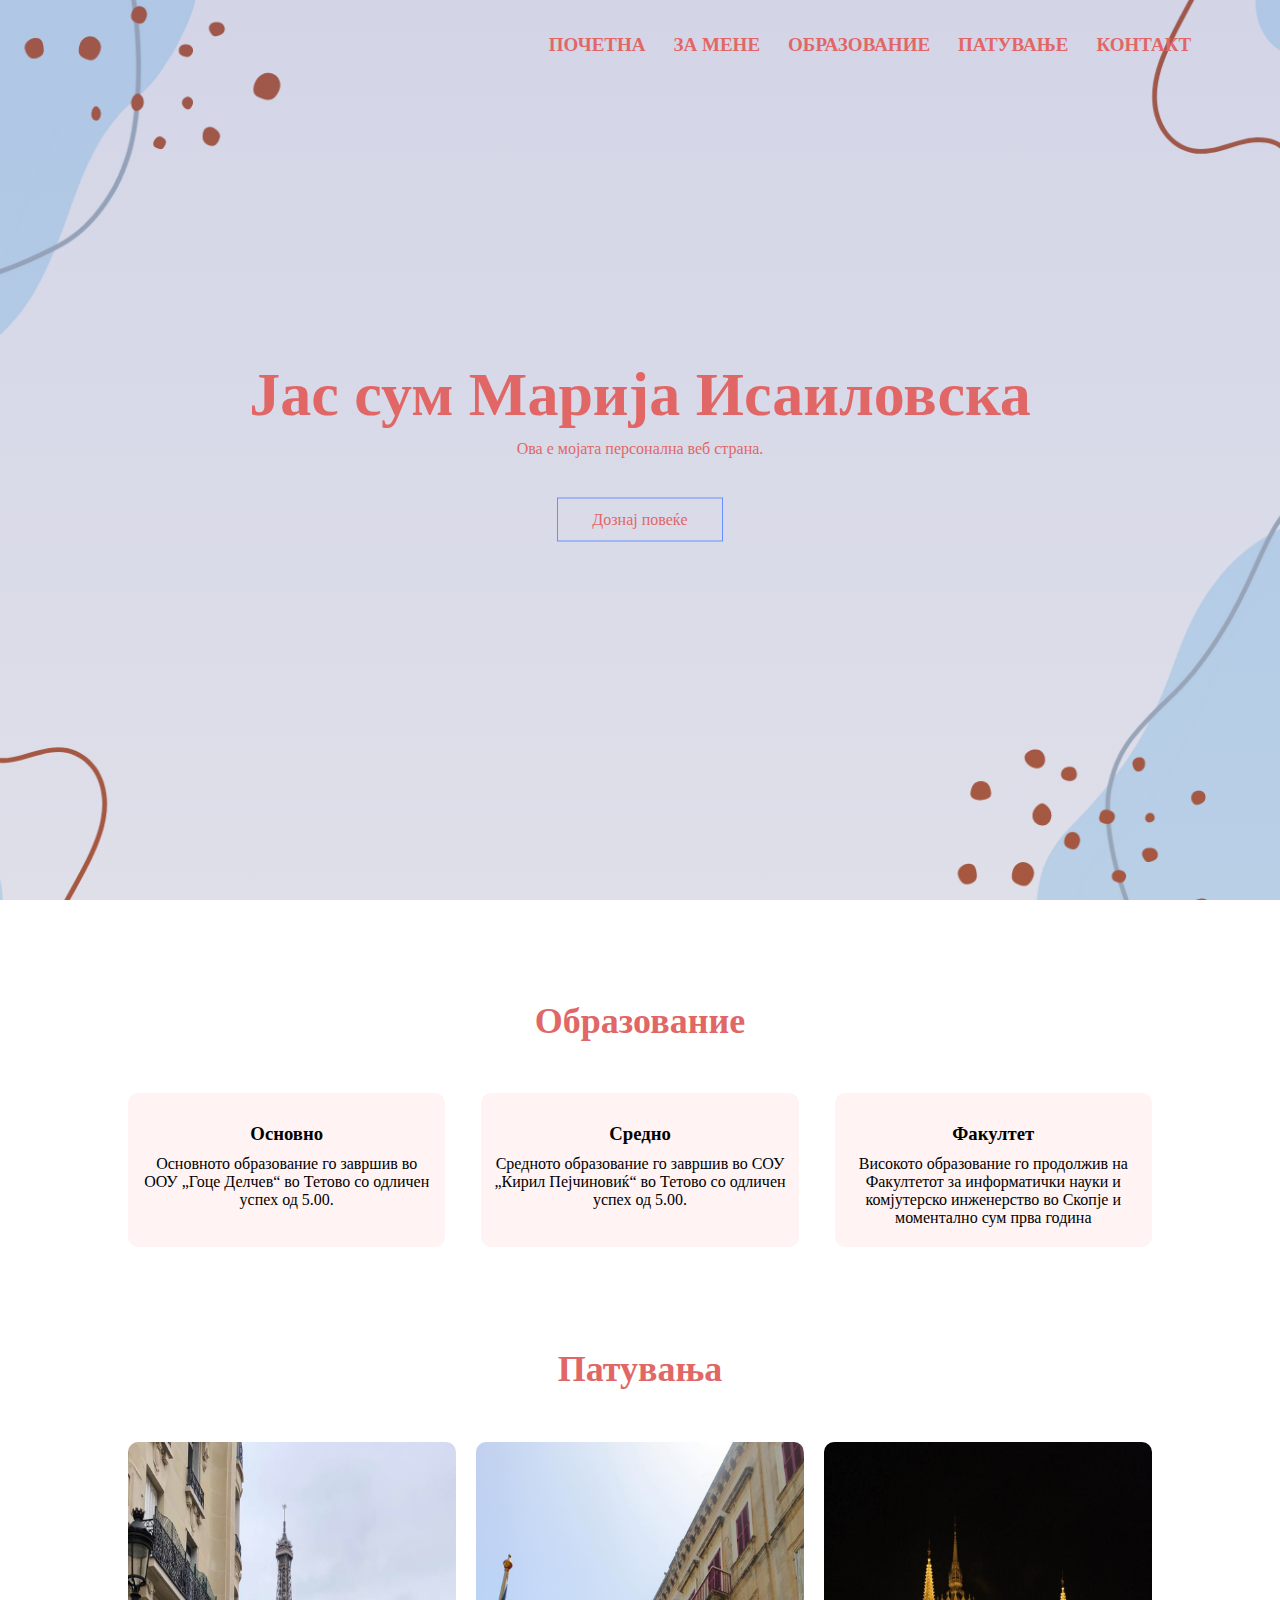
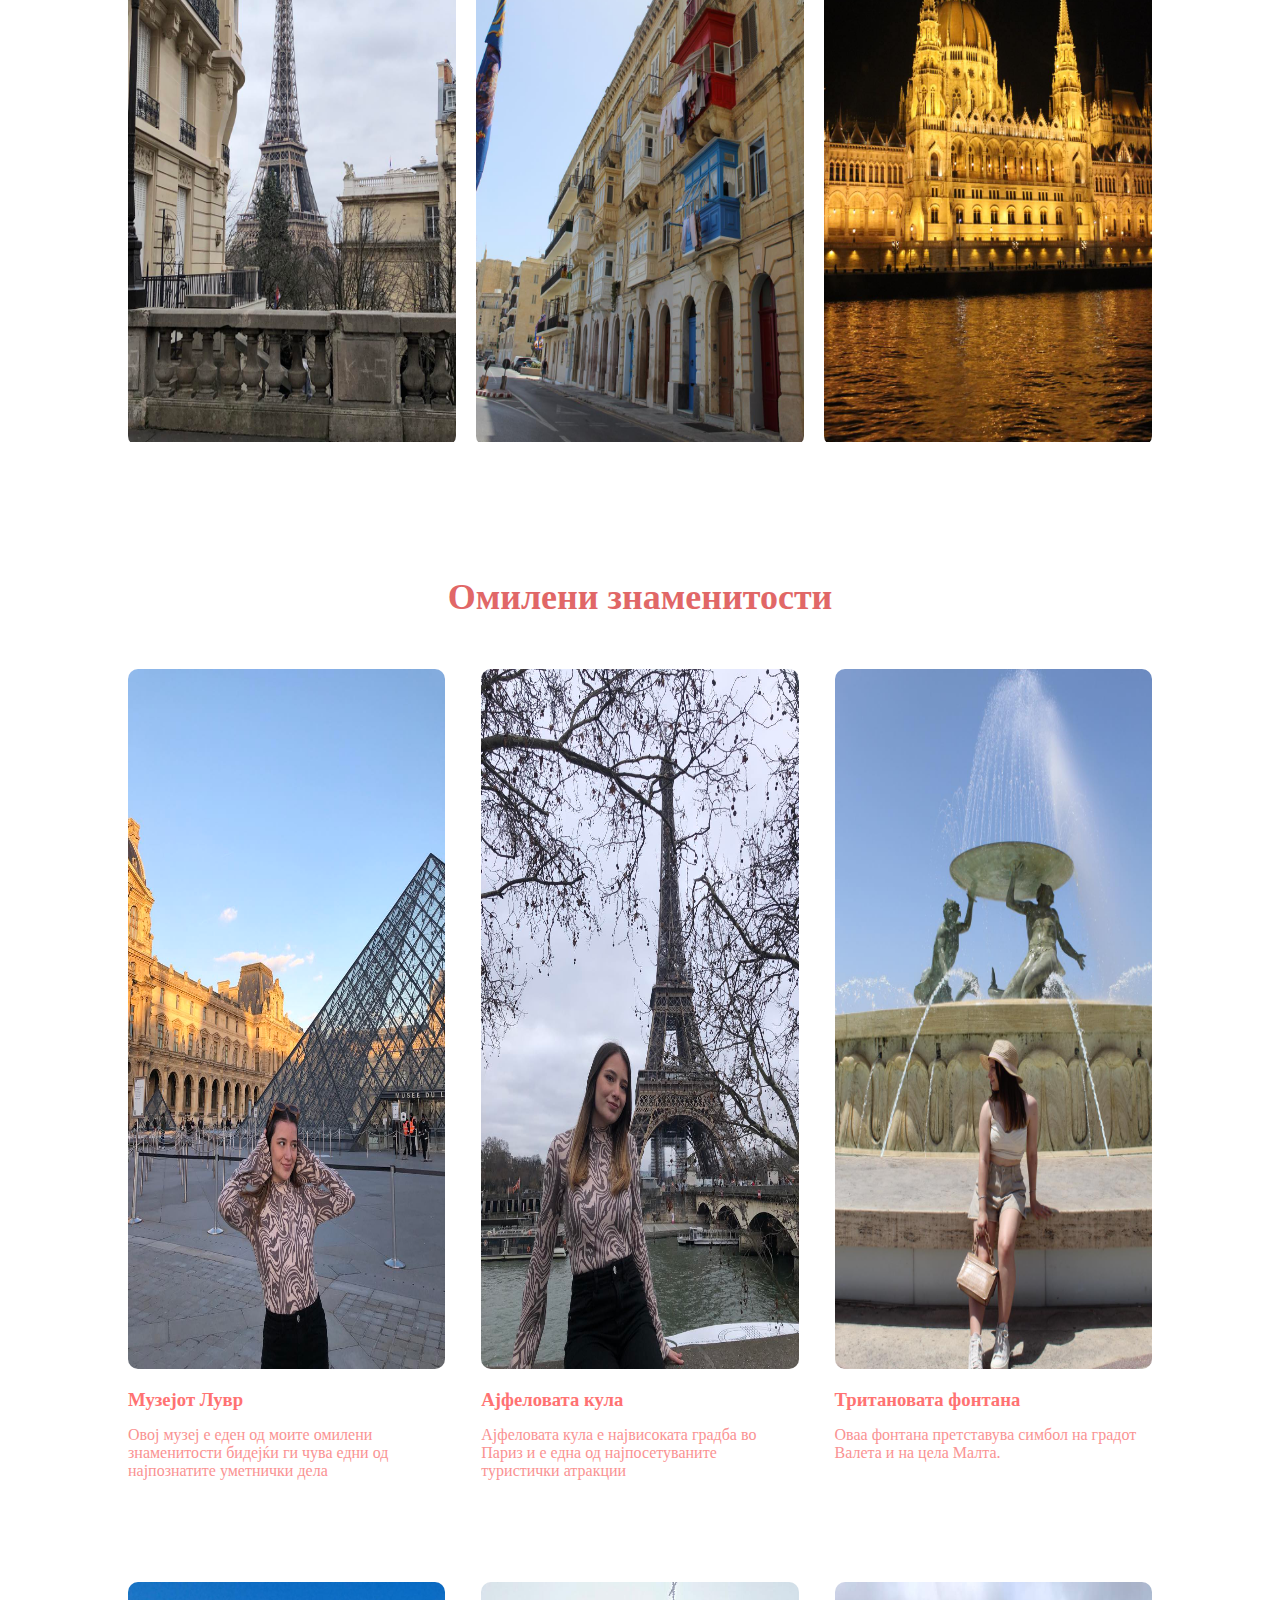
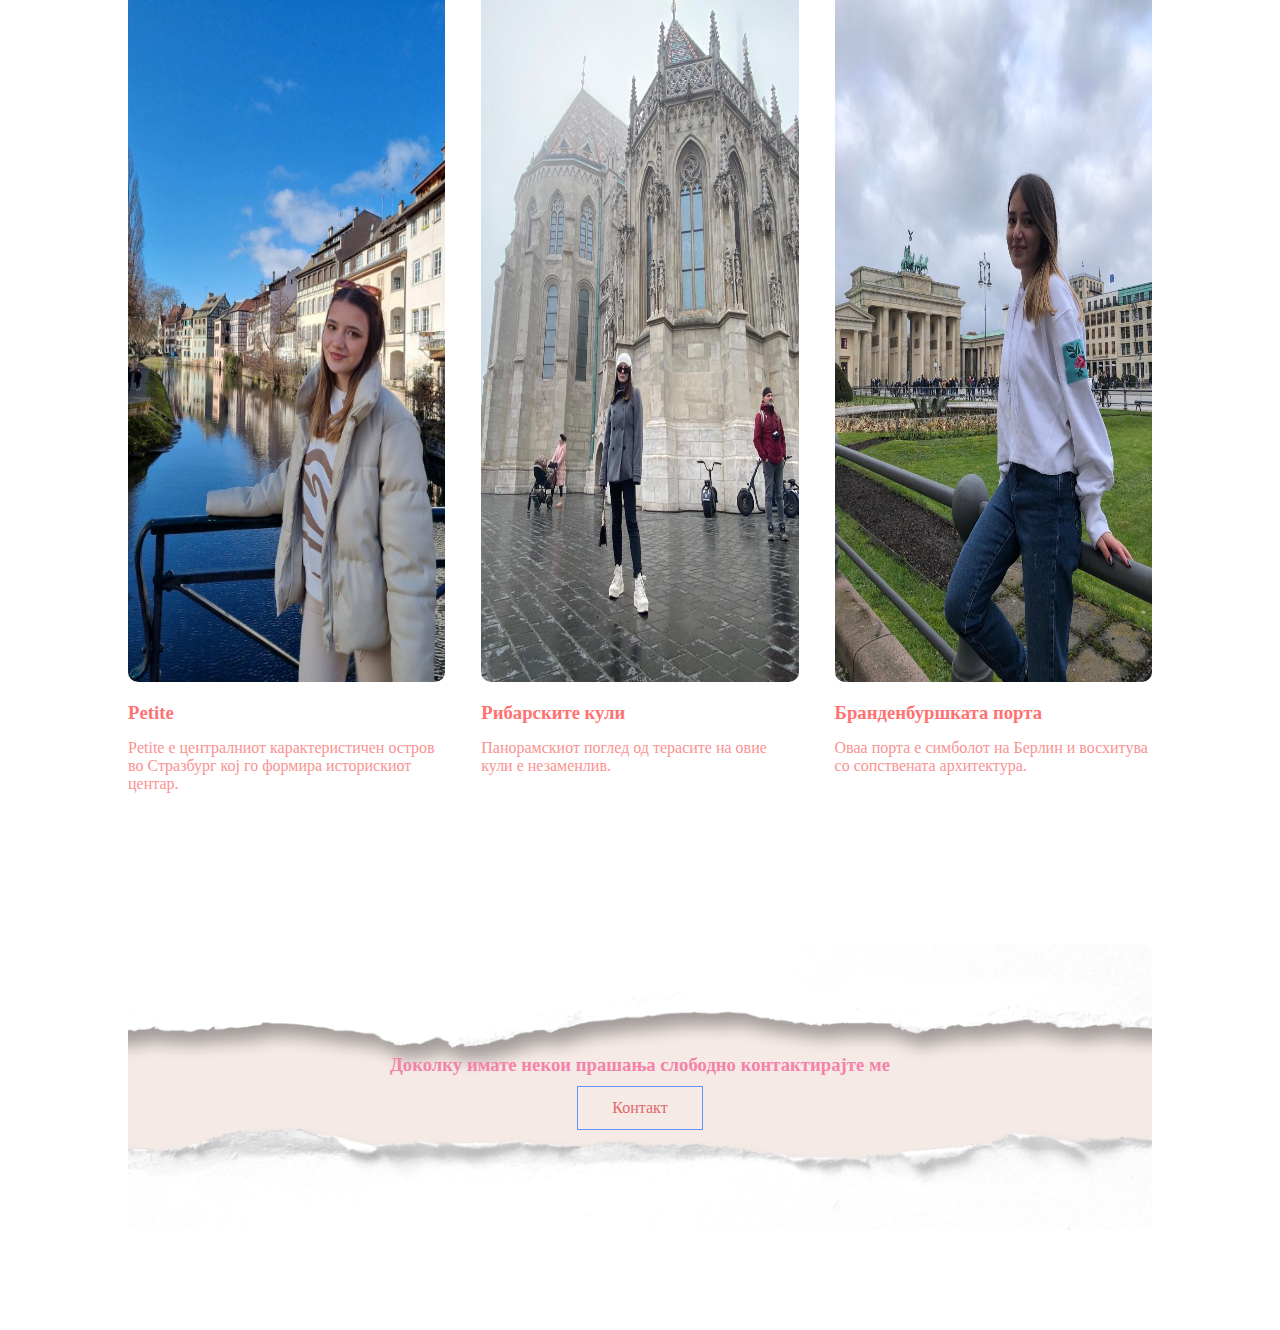
<file: index.html>
<!DOCTYPE html>
<html lang="en">
<head>
    <meta charset="UTF-8">
    <meta name="viewport" content="width=device-width, initial-scale=1.0">
    <title>My Website</title>
    <link rel="stylesheet" href="style.css">

</head>
<body>
<section class="header">
<nav>
    <div class="nav-links">
        <ul>
            <li> <a href="index.html" >ПОЧЕТНА</a></li>
            <li> <a href="about.html" >ЗА МЕНЕ</a></li>
            <li> <a href="education.html" >ОБРАЗОВАНИЕ</a></li>
            <li> <a href="travel.html" >ПАТУВАЊЕ</a></li>
            <li> <a href="contact.html" >КОНТАКТ</a></li>
        </ul>
    </div>

</nav>
    <div class="text-box">
        <h1>Јас сум Марија Исаиловска</h1>
        <p> Ова е мојата персонална веб страна.</p>
        <a href="about.html" class="click">Дознај повеќе</a>
    </div>
</section>
<section class="school">
    <h1>Образование</h1>
    <div class="row">
        <div class="row1">
            <h3>Основно</h3>
             <p>Основното образование го завршив во ООУ „Гоце Делчев“ во Тетово со одличен успех од 5.00.</p>
        </div>
        <div class="row1">
            <h3>Средно</h3>
            <p>Средното образование го завршив во СОУ „Кирил Пејчиновиќ“ во Тетово со одличен успех од 5.00.</p>
        </div>
        <div class="row1">
            <h3>Факултет</h3>
            <p>Високото образование го продолжив на Факултетот за информатички науки и комјутерско инженерство во Скопје и моментално сум прва година</p>
        </div>
    </div>
</section>
<section class="travel">
    <h1>Патувања</h1>
<div class="row">
    <div class="travel-col">
       <img src="images/358014611_649852136720744_3368929672455867089_n.jpg">
        <div class="layer">
            <h3>ПАРИЗ</h3>
        </div>
    </div>
    <div class="travel-col">
        <img src="images/357693220_3460065344258374_5870317169818232261_n.jpg">
        <div class="layer">
            <h3>ВАЛЕТА</h3>
        </div>
    </div>
    <div class="travel-col">
        <img src="images/357630189_820619149702698_4946176461574415967_n.jpg">
        <div class="layer">
            <h3>БУДИМПЕШТА</h3>
        </div>
    </div>

</div>
</section>
<section class="monuments">
    <h1>Омилени знаменитости</h1>
    <div class="row">
        <div class="monuments-col">
            <img src="images/luvr.jpg">

                <h3>Музејот Лувр</h3>
            <p>Овој музеј е еден од моите омилени знаменитости бидејќи ги чува едни од најпознатите уметнички дела</p>

        </div>
        <div class="monuments-col">
            <img src="images/paris.jpg">

                <h3>Ајфеловата кула</h3>
            <p>Ајфеловата кула е највисоката градба во Париз и е една од најпосетуваните туристички атракции</p>

        </div>
        <div class="monuments-col">
            <img src="images/malta.jpg">

                <h3>Тритановата фонтана</h3>
            <p>Оваа фонтана претставува симбол на градот Валета и на цела Малта.</p>

        </div>
    </div>
    <div class="row">
        <div class="monuments-col">
            <img src="images/francija.jpg">

            <h3>Petite</h3>
            <p>Petite е централниот карактеристичен остров во Стразбург кој го формира историскиот центар. </p>

        </div>
        <div class="monuments-col">
            <img src="images/budimpeshta.jpg">

            <h3>Рибарските кули</h3>
            <p>Панорамскиот поглед од терасите на овие кули е незаменлив.</p>

        </div>
        <div class="monuments-col">
            <img src="images/berlin.jpg">

            <h3>Бранденбуршката порта</h3>
            <p>Оваа порта е симболот на Берлин и восхитува со сопствената архитектура. </p>

        </div>
    </div>
</section>
<section class="contact">
    <h3>Доколку имате некои прашања слободно контактирајте ме</h3>
    <a href="contact.html" class="click">Контакт</a>
</section>
</body>
</html>
</file>
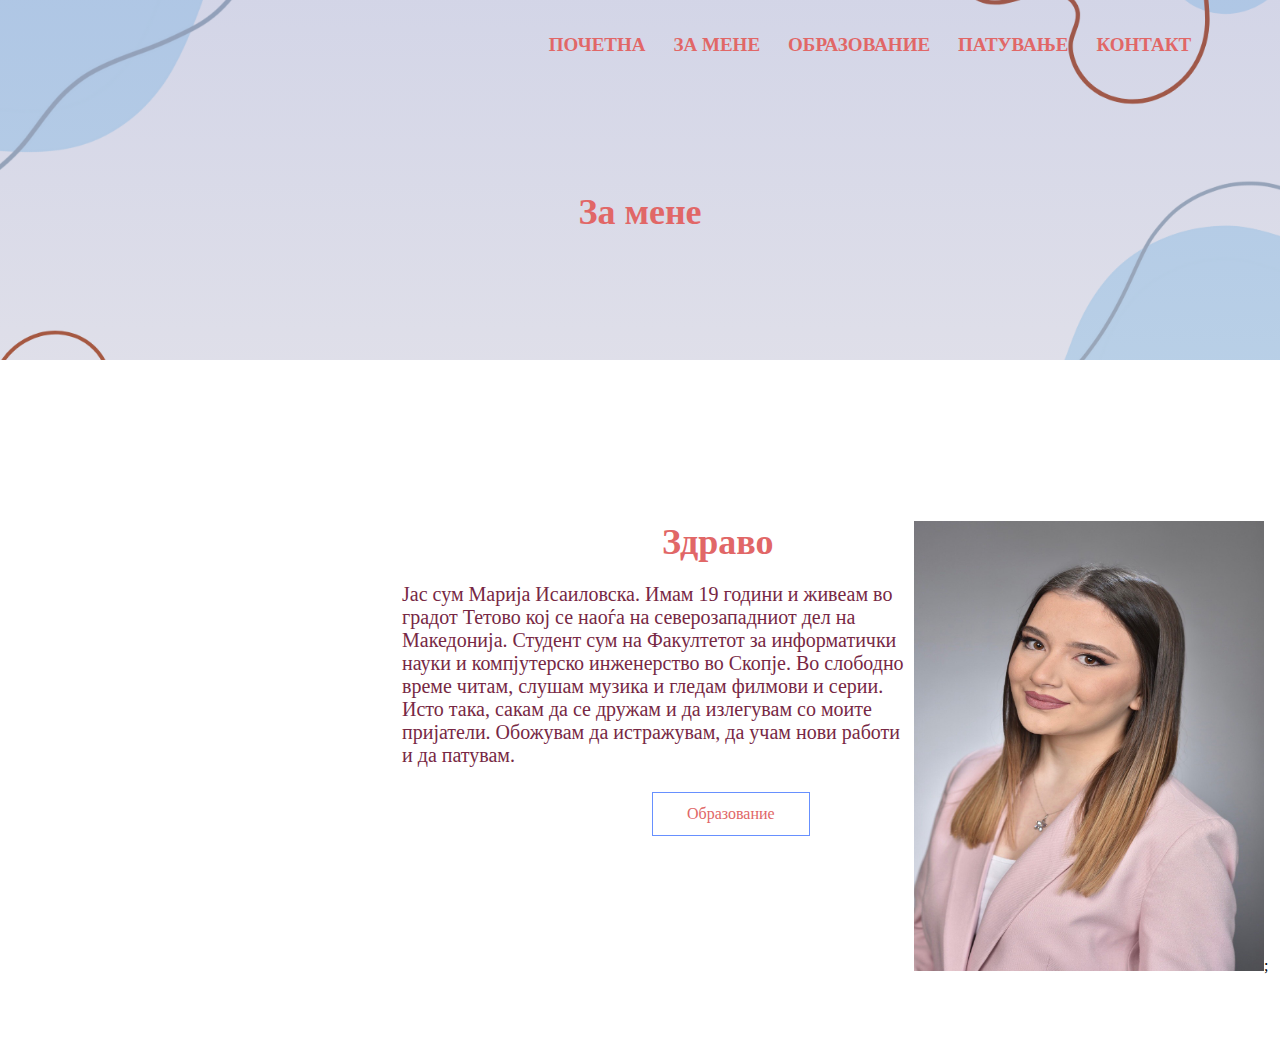
<file: about.html>
<!DOCTYPE html>
<html lang="en">
<head>
  <meta charset="UTF-8">
  <meta name="viewport" content="width=device-width, initial-scale=1.0">
  <title>My Website</title>
  <link rel="stylesheet" href="style.css">

</head>
<body>
<section class="sub-header">
  <nav>
    <div class="nav-links">
      <ul>
        <li> <a href="index.html" >ПОЧЕТНА</a></li>
        <li> <a href="about.html" >ЗА МЕНЕ</a></li>
        <li> <a href="education.html" >ОБРАЗОВАНИЕ</a></li>
        <li> <a href="travel.html" >ПАТУВАЊЕ</a></li>
        <li> <a href="contact.html" >КОНТАКТ</a></li>
      </ul>
    </div>

  </nav>
  <h1>За мене</h1>
</section>
<section class="about">
  <div class="row">
    <div class="about-col">
      <h1>Здраво</h1>
      <p>Јас сум Марија Исаиловска. Имам 19 години и живеам во градот Тетово кој се наоѓа на северозападниот дел на Македонија. Студент сум на Факултетот за информатички науки и компјутерско инженерство во Скопје. Во слободно време читам, слушам музика и гледам филмови и серии. Исто така, сакам да се дружам и да излегувам со моите пријатели. Обожувам да истражувам, да учам нови работи и да патувам. </p>
    <a href="education.html" class="click">Образование</a>
    </div>
    <div class="about-col">
      <img src="images/слика.jpg">;
    </div>
  </div>
</section>
</body>
</html>
</file>
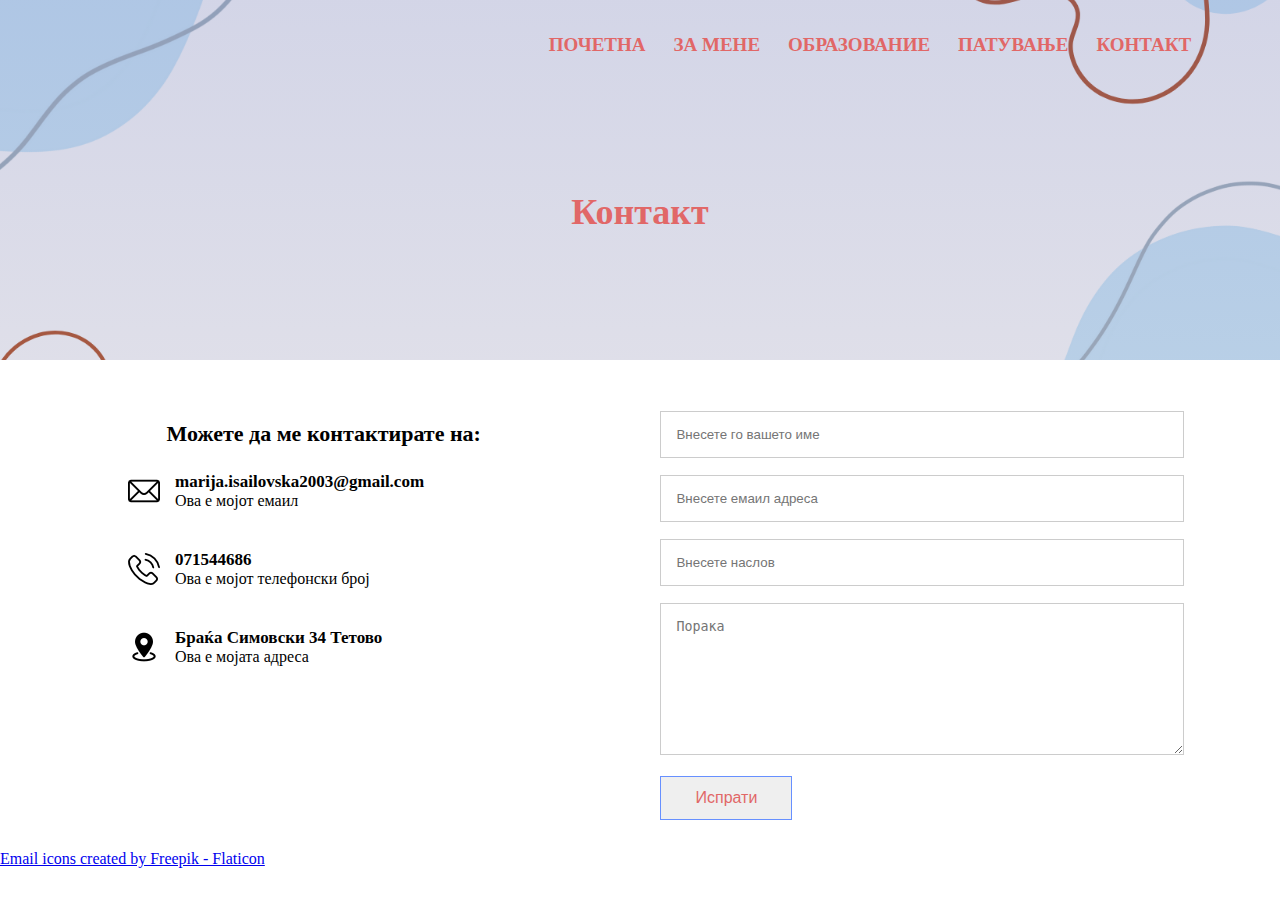
<file: contact.html>
<!DOCTYPE html>
<html lang="en">
<head>
  <meta charset="UTF-8">
  <meta name="viewport" content="width=device-width, initial-scale=1.0">
  <title>My Website</title>
  <link rel="stylesheet" href="style.css">

</head>
<body>
<section class="sub-header">
  <nav>
    <div class="nav-links">
      <ul>
        <li> <a href="index.html" >ПОЧЕТНА</a></li>
        <li> <a href="about.html" >ЗА МЕНЕ</a></li>
        <li> <a href="education.html" >ОБРАЗОВАНИЕ</a></li>
        <li> <a href="travel.html" >ПАТУВАЊЕ</a></li>
        <li> <a href="contact.html" >КОНТАКТ</a></li>
      </ul>
    </div>

  </nav>
 <h1>Контакт</h1>
</section>
<section class="contact-me" >
  <div class="row">
    <div class="contact-col">
      <h3>Можете да ме контактирате на:</h3>
      <div >
        <img src="images/mail.png" </img>
        <span>
          <h5>marija.isailovska2003@gmail.com</h5>
          <p>Ова е мојот емаил</p>
           </span>
      </div>
      <div>
        <img src="images/phone-call.png" </img>
          <span>
          <h5>071544686</h5>
          <p>Ова е мојот телефонски број</p>
        </span>
      </div>
      <div>
        <img src="images/location.png" </img>
        <span>
          <h5>Браќа Симовски 34 Тетово</h5>
        <p>Ова е мојата адреса</p>
 </span>
      </div>

    </div>
    <div class="contact-col">
      <form action="">
        <input type="text"placeholder="Внесете го вашето име" required>
        <input type="email"placeholder="Внесете емаил адреса" required>
        <input type="text"placeholder="Внесете наслов" required>
        <textarea rows="8" placeholder="Порака" required></textarea>
        <button type="submit" class="click">Испрати</button>
      </form>
    </div>
  </div>
</section>
<a href="https://www.flaticon.com/free-icons/email" title="email icons">Email icons created by Freepik - Flaticon</a>
</body>
</html>
</file>
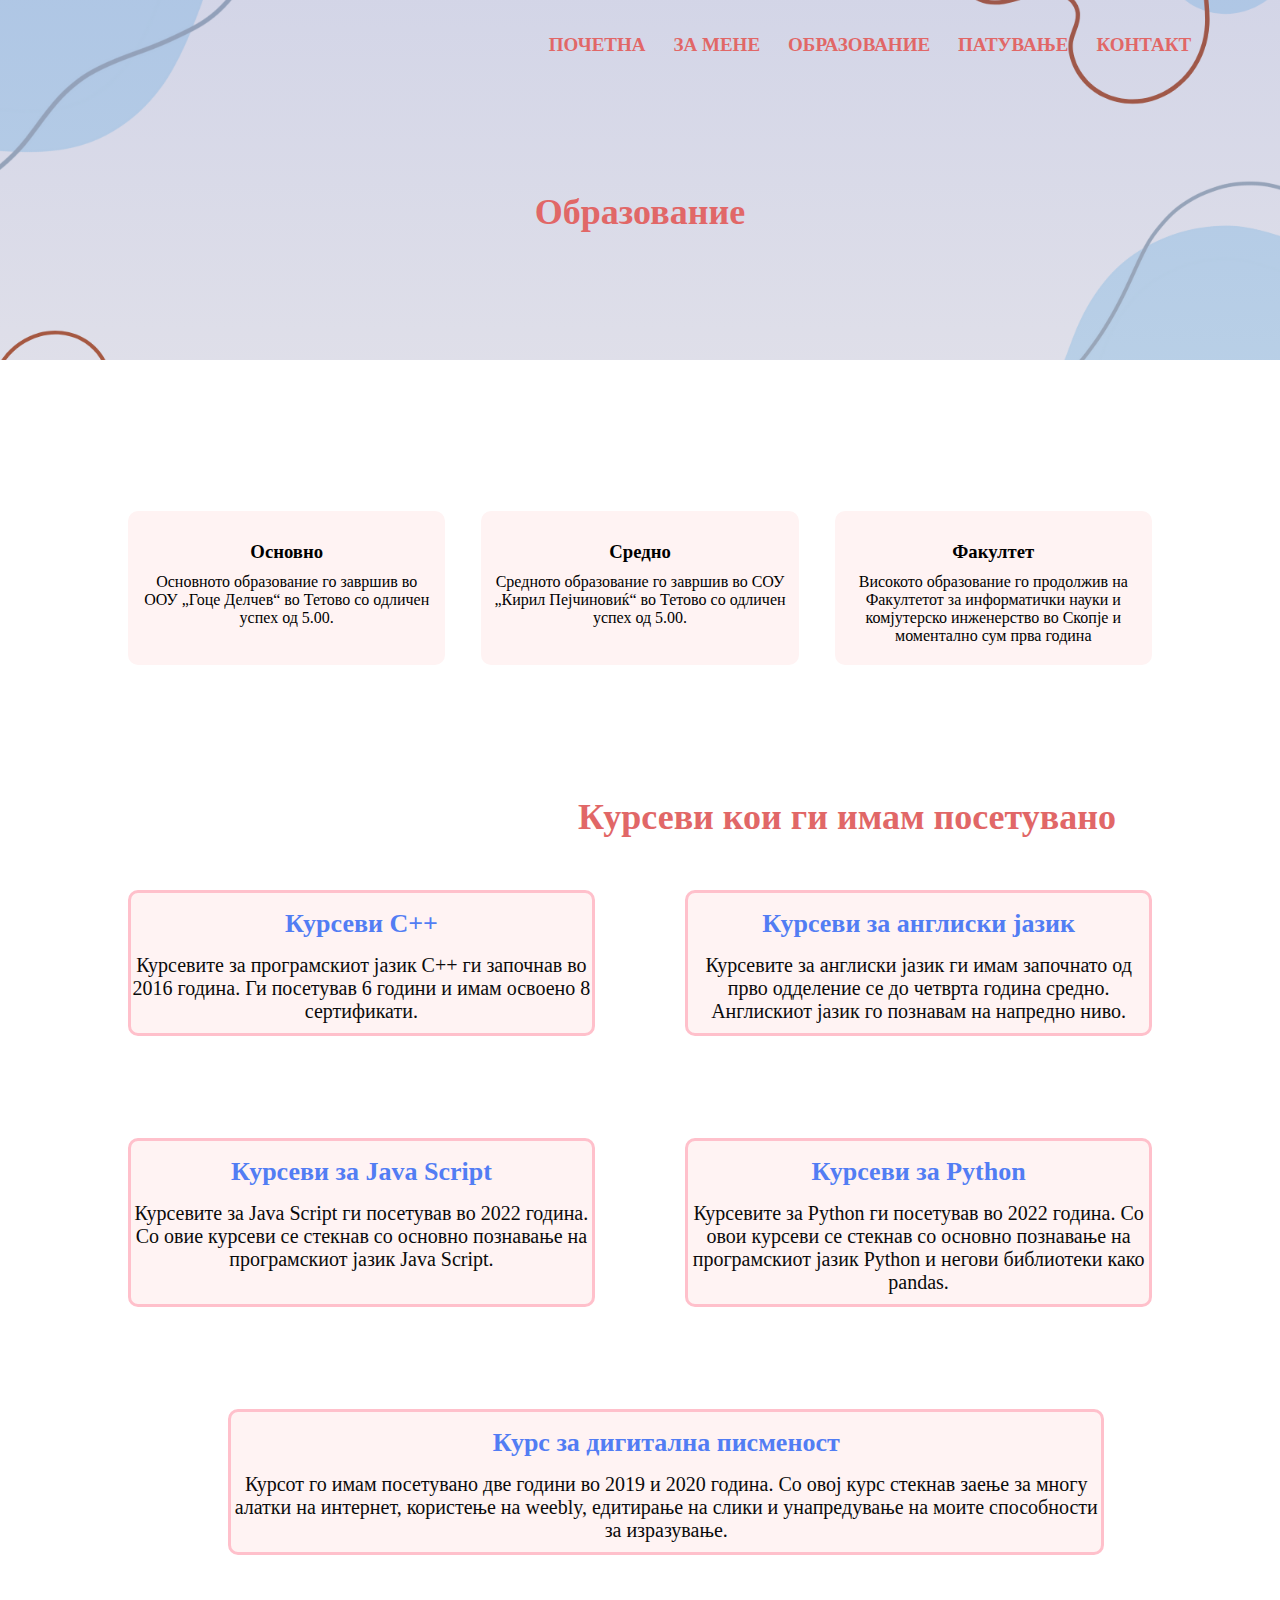
<file: education.html>
<!DOCTYPE html>
<html lang="en">
<head>
  <meta charset="UTF-8">
  <meta name="viewport" content="width=device-width, initial-scale=1.0">
  <title>My Website</title>
  <link rel="stylesheet" href="style.css">

</head>
<body>
<section class="sub-header">
  <nav>
    <div class="nav-links">
      <ul>
        <li> <a href="index.html" >ПОЧЕТНА</a></li>
        <li> <a href="about.html" >ЗА МЕНЕ</a></li>
        <li> <a href="education.html" >ОБРАЗОВАНИЕ</a></li>
        <li> <a href="travel.html" >ПАТУВАЊЕ</a></li>
        <li> <a href="contact.html" >КОНТАКТ</a></li>
      </ul>
    </div>

  </nav>
  <h1>Образование</h1>
</section>
<section class="school">

  <div class="row">
    <div class="row1">
      <h3>Основно</h3>
      <p>Основното образование го завршив во ООУ „Гоце Делчев“ во Тетово со одличен успех од 5.00.</p>
    </div>
    <div class="row1">
      <h3>Средно</h3>
      <p>Средното образование го завршив во СОУ „Кирил Пејчиновиќ“ во Тетово со одличен успех од 5.00.</p>
    </div>
    <div class="row1">
      <h3>Факултет</h3>
      <p>Високото образование го продолжив на Факултетот за информатички науки и комјутерско инженерство во Скопје и моментално сум прва година</p>
    </div>
  </div>
</section>
<section class="courses">
  <h1>Курсеви кои ги имам посетувано</h1>
  <div class="row">
    <div class="courses-col">

      <h3>Курсеви C++</h3>
      <p>Курсевите за програмскиот јазик C++ ги започнав во 2016 година. Ги посетував 6 години и имам освоено 8 сертификати.</p>


    </div>
    <div class="courses-col">


      <h3>Курсеви за англиски јазик</h3>
      <p>Курсевите за англиски јазик ги имам започнато од прво одделение се до четврта година средно. Англискиот јазик го познавам на напредно ниво.</p>

    </div>

  </div>
  <div class="row">
    <div class="courses-col">


      <h3>Курсеви за Java Script</h3>
      <p>Курсевите за Java Script ги посетував во 2022 година. Со овие курсеви се стекнав со основно познавање на програмскиот јазик Java Script. </p>

    </div>
    <div class="courses-col">


      <h3>Курсеви за Python</h3>
      <p>Курсевите за Python ги посетував во 2022 година. Со овои курсеви се стекнав со основно познавање на програмскиот јазик Python и негови библиотеки како pandas.</p>

    </div></div>
<div class="row">
  <div class="courses-col">


    <h3>Курс за дигитална писменост</h3>
    <p>Курсот го имам посетувано две години во 2019 и 2020 година. Со овој курс стекнав заење за многу алатки на интернет, користење на weebly, едитирање на слики и унапредување на моите способности за изразување.  </p>

  </div>
</div>

</section>
</body>
</html>
</file>
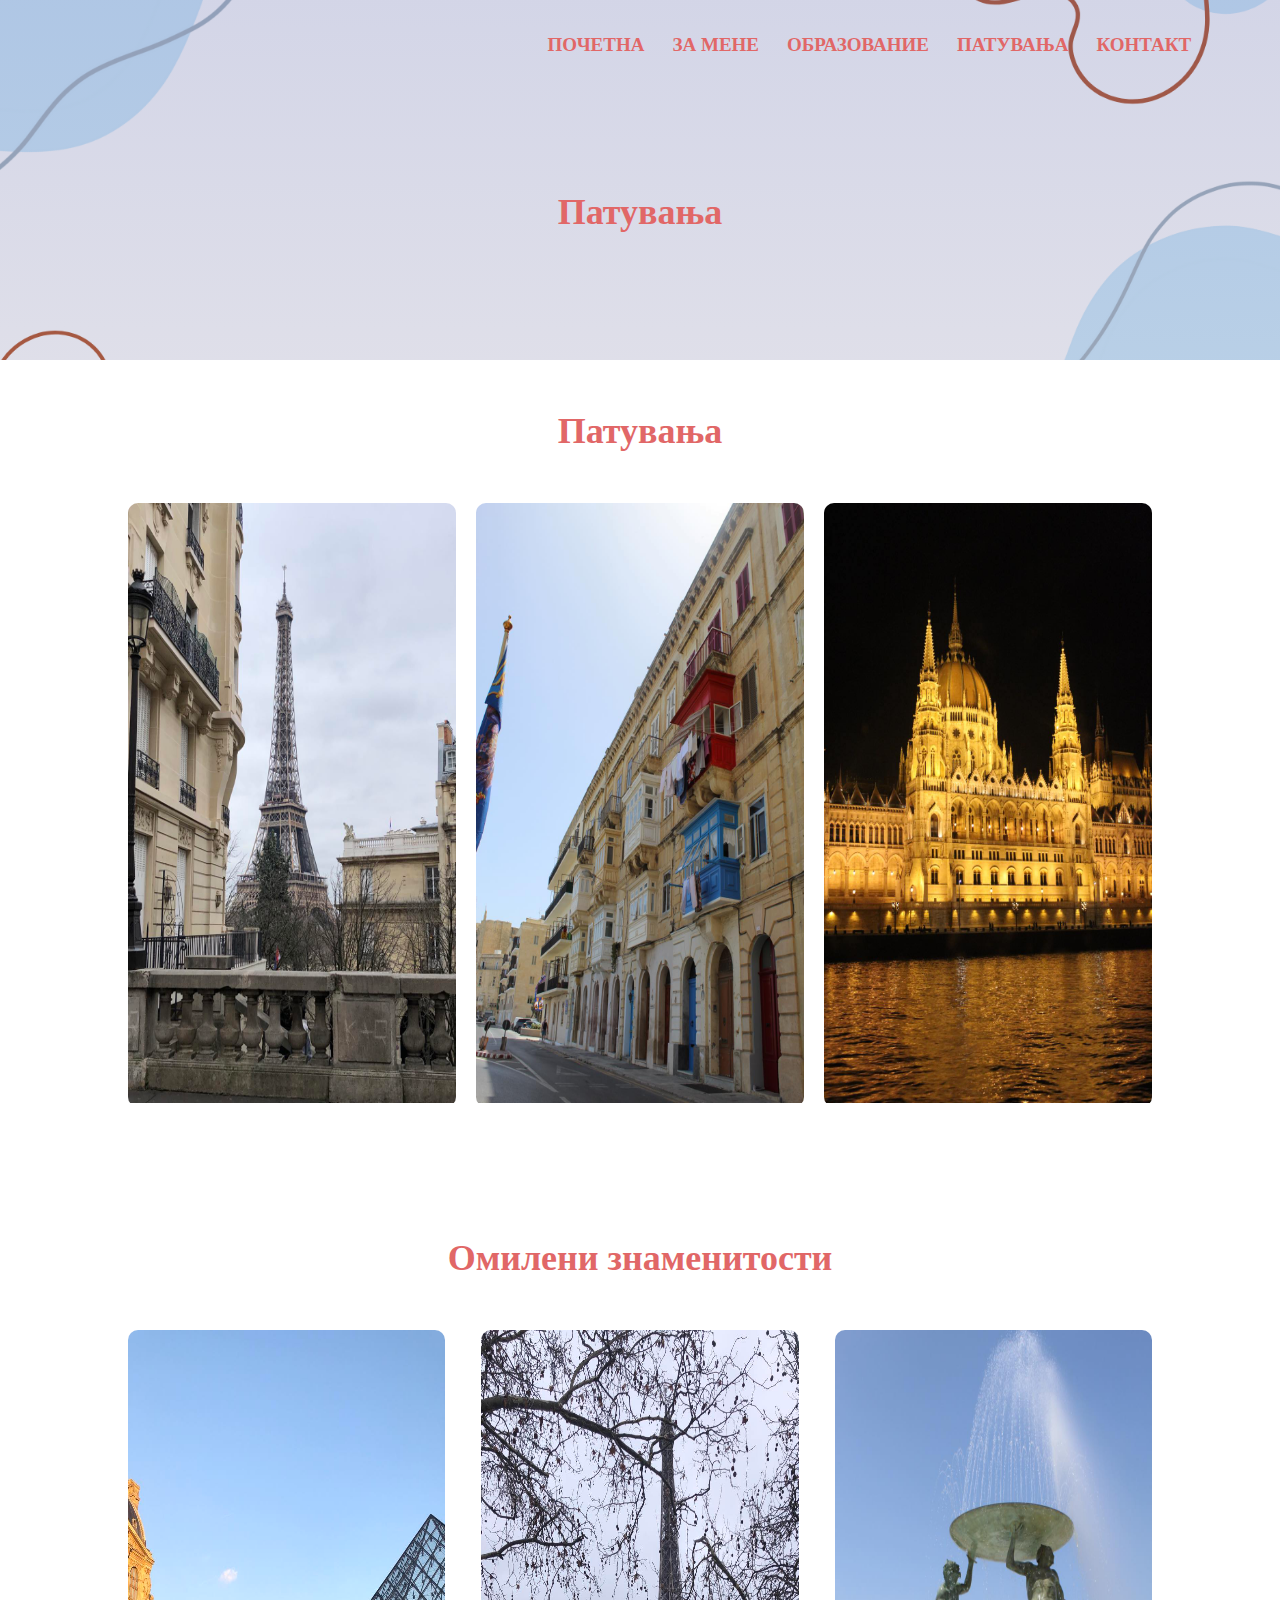
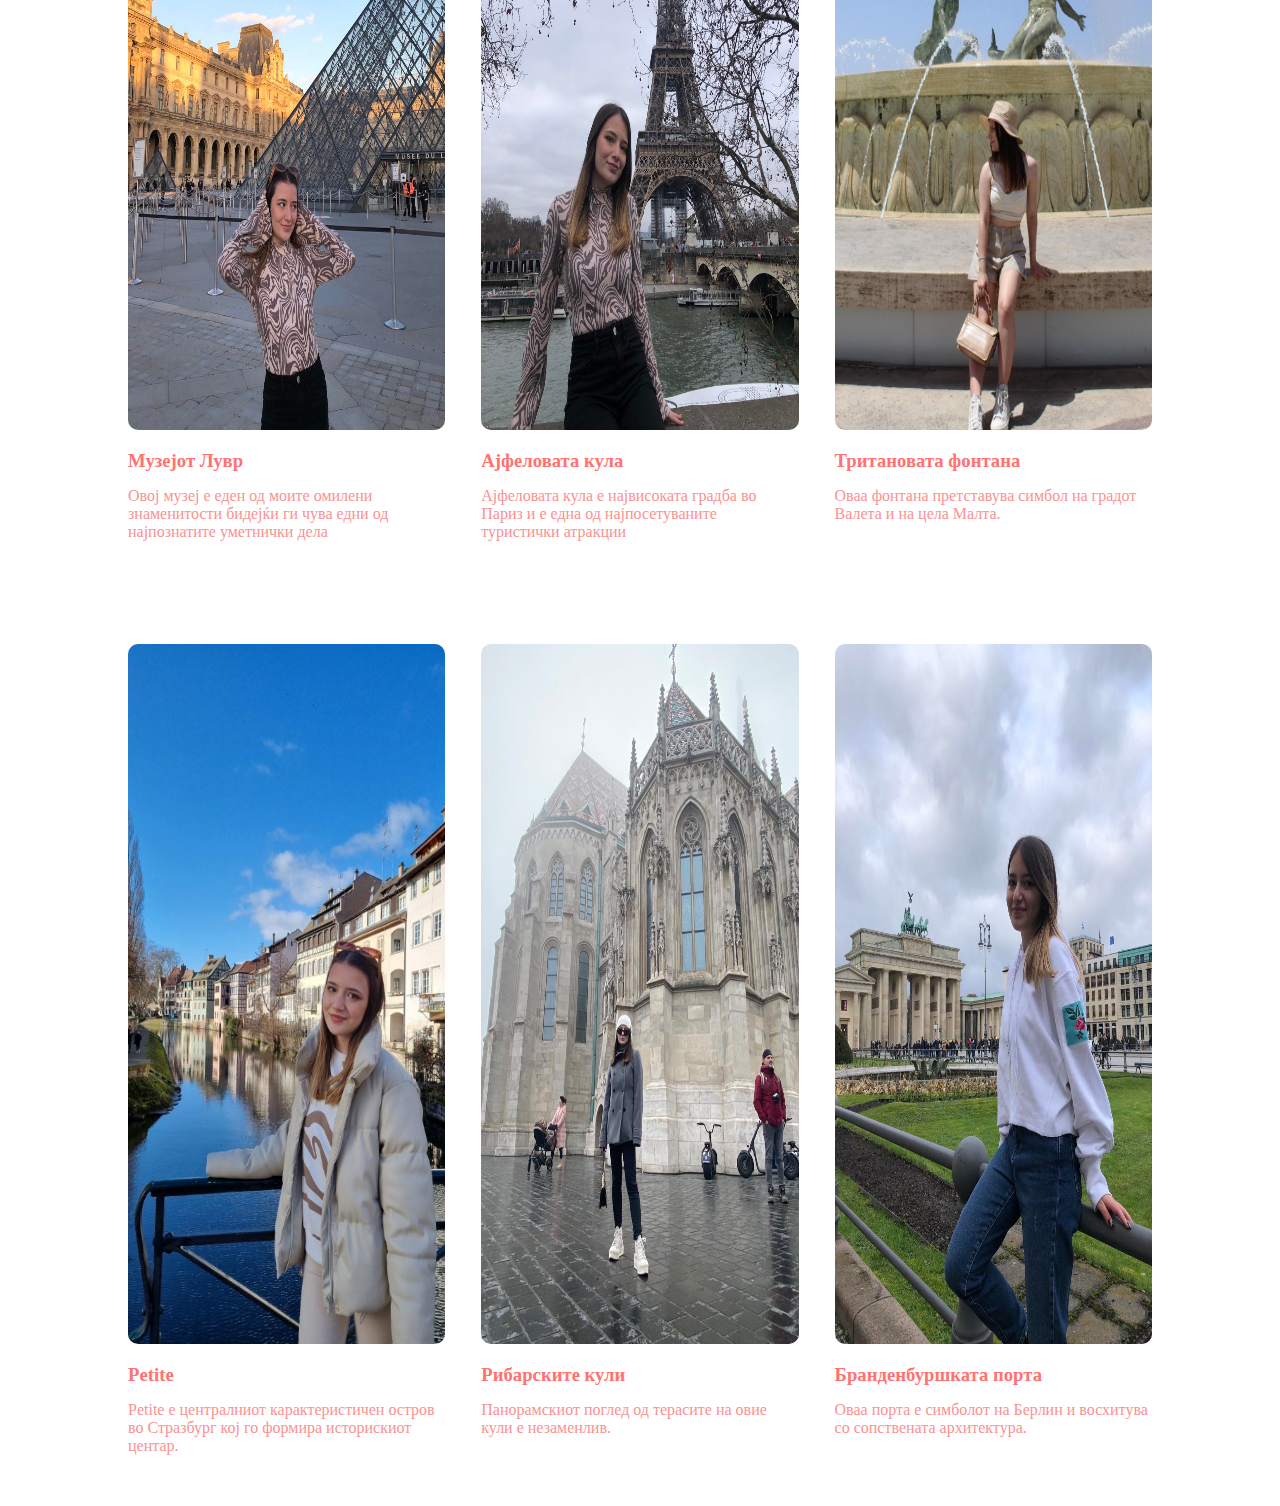
<file: travel.html>
<!DOCTYPE html>
<html lang="en">
<head>
  <meta charset="UTF-8">
  <meta name="viewport" content="width=device-width, initial-scale=1.0">
  <title>My Website</title>
  <link rel="stylesheet" href="style.css">

</head>
<body>
<section class="sub-header">
  <nav>
    <div class="nav-links">
      <ul>
        <li> <a href="index.html" >ПОЧЕТНА</a></li>
        <li> <a href="about.html" >ЗА МЕНЕ</a></li>
        <li> <a href="education.html" >ОБРАЗОВАНИЕ</a></li>
        <li> <a href="travel.html" >ПАТУВАЊА</a></li>
        <li> <a href="contact.html" >КОНТАКТ</a></li>
      </ul>
    </div>

  </nav>
  <h1>Патувања</h1>
</section>
<section class="travel">
  <h1>Патувања</h1>
  <div class="row">
    <div class="travel-col">
      <img src="images/358014611_649852136720744_3368929672455867089_n.jpg">
      <div class="layer">
        <h3>ПАРИЗ</h3>
      </div>
    </div>
    <div class="travel-col">
      <img src="images/357693220_3460065344258374_5870317169818232261_n.jpg">
      <div class="layer">
        <h3>ВАЛЕТА</h3>
      </div>
    </div>
    <div class="travel-col">
      <img src="images/357630189_820619149702698_4946176461574415967_n.jpg">
      <div class="layer">
        <h3>БУДИМПЕШТА</h3>
      </div>
    </div>

  </div>
</section>
<section class="monuments">
  <h1>Омилени знаменитости</h1>
  <div class="row">
    <div class="monuments-col">
      <img src="images/luvr.jpg">

      <h3>Музејот Лувр</h3>
      <p>Овој музеј е еден од моите омилени знаменитости бидејќи ги чува едни од најпознатите уметнички дела</p>

    </div>
    <div class="monuments-col">
      <img src="images/paris.jpg">

      <h3>Ајфеловата кула</h3>
      <p>Ајфеловата кула е највисоката градба во Париз и е една од најпосетуваните туристички атракции</p>

    </div>
    <div class="monuments-col">
      <img src="images/malta.jpg">

      <h3>Тритановата фонтана</h3>
      <p>Оваа фонтана претставува симбол на градот Валета и на цела Малта.</p>

    </div>
  </div>
  <div class="row">
    <div class="monuments-col">
      <img src="images/francija.jpg">

      <h3>Petite</h3>
      <p>Petite е централниот карактеристичен остров во Стразбург кој го формира историскиот центар. </p>

    </div>
    <div class="monuments-col">
      <img src="images/budimpeshta.jpg">

      <h3>Рибарските кули</h3>
      <p>Панорамскиот поглед од терасите на овие кули е незаменлив.</p>

    </div>
    <div class="monuments-col">
      <img src="images/berlin.jpg">

      <h3>Бранденбуршката порта</h3>
      <p>Оваа порта е симболот на Берлин и восхитува со сопствената архитектура. </p>

    </div>
  </div>
</section>
</body>
</html>
</file>
<file: style.css>
*{
    margin: 0;
    padding: 0;
}
.header{
    min-height: 100vh;
    width: 100%;
    background-image: linear-gradient(rgba(154, 163, 238, 0.24), rgba(195, 195, 252, 0.18)),url("/images/Blue Orange Simple Coming Soon Facebook Cover.png");
    background-position:center;
    background-size: cover;
    position: relative;
}
nav{
    display: flex;
    padding: 2% 6%;
    justify-content: space-between;
    align-content:center ;

}
.nav-links {
    flex: 1;
    text-align: right;
}
.nav-links ul li{
    list-style: none;
    display: inline-block;
    padding: 8px 12px;
    position:relative;
}
.nav-links ul li a{
    text-decoration: none;
    font-size: 19px;
    font-weight: bold;
    color: rgb(225, 103, 103);
}
.nav-links ul li::after{
    content:'';
   width:0px;
    height:2px;
    background: rgba(158, 168, 246, 0.7);
    display: block;
    margin: auto;
}
.nav-links ul li:hover::after{
    width: 100%;
    transition: 0.5s;
}
.text-box{
    width: 90%;
    color: rgb(225, 103, 103);
    position: absolute;
    top: 50%;
    left:50%;
    transform: translate(-50%,-50%);
    text-align: center;
}
.text-box h1{
    font-size: 62px;
}
.text-box p{
    margin:10px 0 40px;
    font-size: 16px;

}
.click{
    display: inline-block;
    text-decoration: none;
    color:rgb(225, 103, 103);
    border:1px solid rgb(103, 144, 255);
    padding: 12px 34px;
    font-size: 16px;
    position: relative;
    cursor: pointer;
}
.click:hover{
    border:1px solid rgb(103, 144, 255);
    background: rgba(162, 172, 243, 0.14);
    transition:1s;
}
.school{
    width:80%;
    margin: auto;
    text-align: center;
    padding-top:100px ;

}
h1{
   font-size: 36px;
    font-weight: 600;

}
.row{
    margin-top: 5%;
    display: flex;
    justify-content: space-between;
}
.row1{
    flex-basis: 31%;
    background: #fff3f3;
    border-radius: 10px;
    margin-bottom: 5%;
    padding:20px 12px ;
    box-sizing: border-box;
    transition: 0.5s;
}
h3{
    text-align: center;
    font-weight: 600;
    margin: 10px 0;
}
.row1:hover{
    box-shadow: 0 0 20px 0 rgba(0,0,0,2);
}
.travel{
    width:80%;
    margin:auto;
    text-align: center;
    padding-top:50px ;
}
.travel-col{
    flex-basis: 32%;
    border-radius: 10px;
    margin-bottom: 30px;
    position: relative;
    overflow: hidden;
}
.travel-col img{
    width: 100%;
    height: 600px;
}
.layer{
    background: transparent;
    height:100%;
    width: 100%;
    position: absolute;
    top: 0;
    left: 0;
}
.layer:hover{
    background: #fff3f3;
    opacity: 50%;
    transition: 0.5s;

}
.layer h3{
    width: 100%;
    font-weight: 600;
    color: rgb(5, 0, 0);
    font-size: 26px;
    bottom: 0;
    left: 50%;
    transform: translateX(-50%);
    position: absolute;
    opacity: 0;
    transition: 0.5s;
}
.layer:hover h3{

    bottom: 49%;
    opacity: 1;
}
.monuments{
    width:80%;
    margin:auto;
    text-align: center;
    padding-top:100px ;
}
.monuments-col{
    flex-basis: 31%;
    border-radius: 10px;
    margin-bottom: 5%;
    text-align: left;
}
.monuments-col img{
    width:100%;
    height: 700px;
    border-radius: 10px;
}
.monuments-col p{
    padding: 0;
    color: #fa9292;

}
.monuments-col h3{
    margin-top: 16px;
    margin-bottom: 15px;
    text-align: left;
    color: #ff7272;
}
.contact{
    margin: 100px auto;
    width: 80%;
    background-image: url("images/Pink & White Minimalist Feminine Torn Paper Beauty Etsy Shop Cover.png");
    background-position: center;
    background-size: cover;
    border-radius: 10px;
    text-align: center;
    padding: 100px 0;
}
.contact h3{
    color: #f582aa;
}
.sub-header{
   height: 40vh;
    width:100%;
    background-image: linear-gradient(rgba(154, 163, 238, 0.24), rgba(195, 195, 252, 0.18)),url("images/cover.png");
    background-position: center;
    background-size: cover;
    text-align: center;
    color: rgb(225, 103, 103);
}
.sub-header h1{
    margin-top: 100px;
}
.about{
    width: 80%;
    margin: auto;
    padding-top: 80px;
    padding-bottom: 50px;
    padding-left: 400px;

}
.about-col{
    flex-basis: 50%;
    padding: 30px 2px ;

}
.about-col img{
    width: 350px;
    height: 450px;

}
.about-col .click {
    margin-left: 250px;
}
.about-col h1{
    padding-top: 0;
    margin-left: 260px;
    color: rgb(225, 103, 103);

}
.about-col p{
    padding: 20px 0 25px;
    color: rgb(119, 40, 68);
    font-size: 20px;
}
h1{
    color: rgb(225, 103, 103);
}
.courses {
    width: 80%;
    margin: auto;
    padding-top: 80px;
    padding-bottom: 50px;
    

}
.courses h1{
   margin-left: 450px;
}
.courses-col{
    background: #fff3f3;
    flex-basis: 45%;
    border-radius: 10px;
    border: solid 3px pink;
    margin-bottom: 5%;
    text-align: center;
}
.courses-col p{
    padding: 0;
    color: #0a0a0a;
    font-size: 20px;
    padding-bottom: 10px;

}
.courses-col h3{
    margin-top: 16px;
    margin-bottom: 15px;
    text-align: center;
    color: #527df3;
    font-size: 26px;
}
body > section.courses > div:nth-child(4) > div{
    margin-left: 100px;
    flex-basis: 85%;
}
.contact-me{
    width: 80%;
    margin: auto;

}
.contact-col{
    flex-basis: 48%;
    margin-bottom: 30px;

}
.contact-col div{
    display: flex;
    align-items: center;
    margin-bottom: 40px;
}
.contact-col h5 {
    padding-left: 15px;
    font-size: 17px;
}
.contact-col p{
    padding-left: 15px;
}
.contact-col h3{
    padding-bottom: 15px;
    margin-left: -100px;
    font-size: 22px;
}
.contact-col input, .contact-col textarea{
    width: 100%;
    padding: 15px;
    margin-bottom: 17px;
    outline: none;
    border: 1px solid #ccc;
}
</file>
